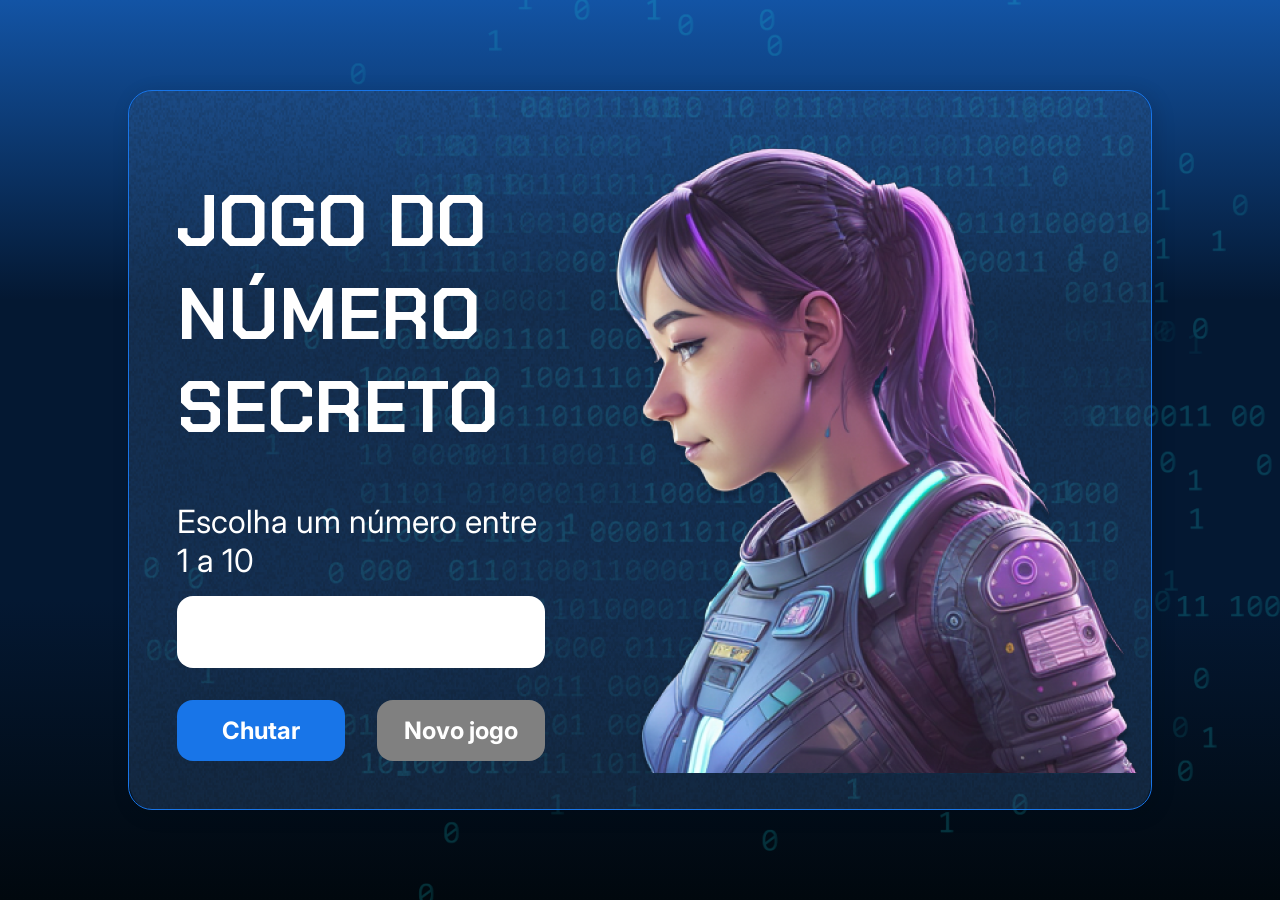
<file: projeto1-numero-secreto/index.html>
<!DOCTYPE html>
<html lang="pt-br">

<head>
    <meta charset="UTF-8">
    <meta name="viewport" content="width=device-width, initial-scale=1.0">
    <script src="https://code.responsivevoice.org/responsivevoice.js"></script>
    <link rel="preconnect" href="https://fonts.googleapis.com">
    <link rel="preconnect" href="https://fonts.gstatic.com" crossorigin>
    <link href="https://fonts.googleapis.com/css2?family=Chakra+Petch:wght@700&family=Inter:wght@400;700&display=swap"
        rel="stylesheet">
    <link rel="stylesheet" href="style.css">
    <title>JS Game</title>
</head>

<body>

    <div class="container">
        <div class="container__conteudo">
            <div class="container__informacoes">
                <div class="container__texto">
                    <h1>Adivinhe o <span class="container__texto-azul">numero secreto</span></h1>
                    <p class="texto__paragrafo">Escolha um número entre 1 a 10</p>
                </div>
                <input type="number" min="1" max="10" class="container__input">
                <div class="chute container__botoes">
                    <button onclick="verificarChute()" class="container__botao">Chutar</button>
                    <button onclick="reiniciarJogo()" id="reiniciar" class="container__botao" disabled>Novo jogo</button>
                </div>
            </div>
            <img src="./img/ia.png" alt="Uma pessoa olhando para a esquerda" class="container__imagem-pessoa" />
        </div>
    </div>




    <script src="app.js" defer></script>
</body>

</html>
</file>
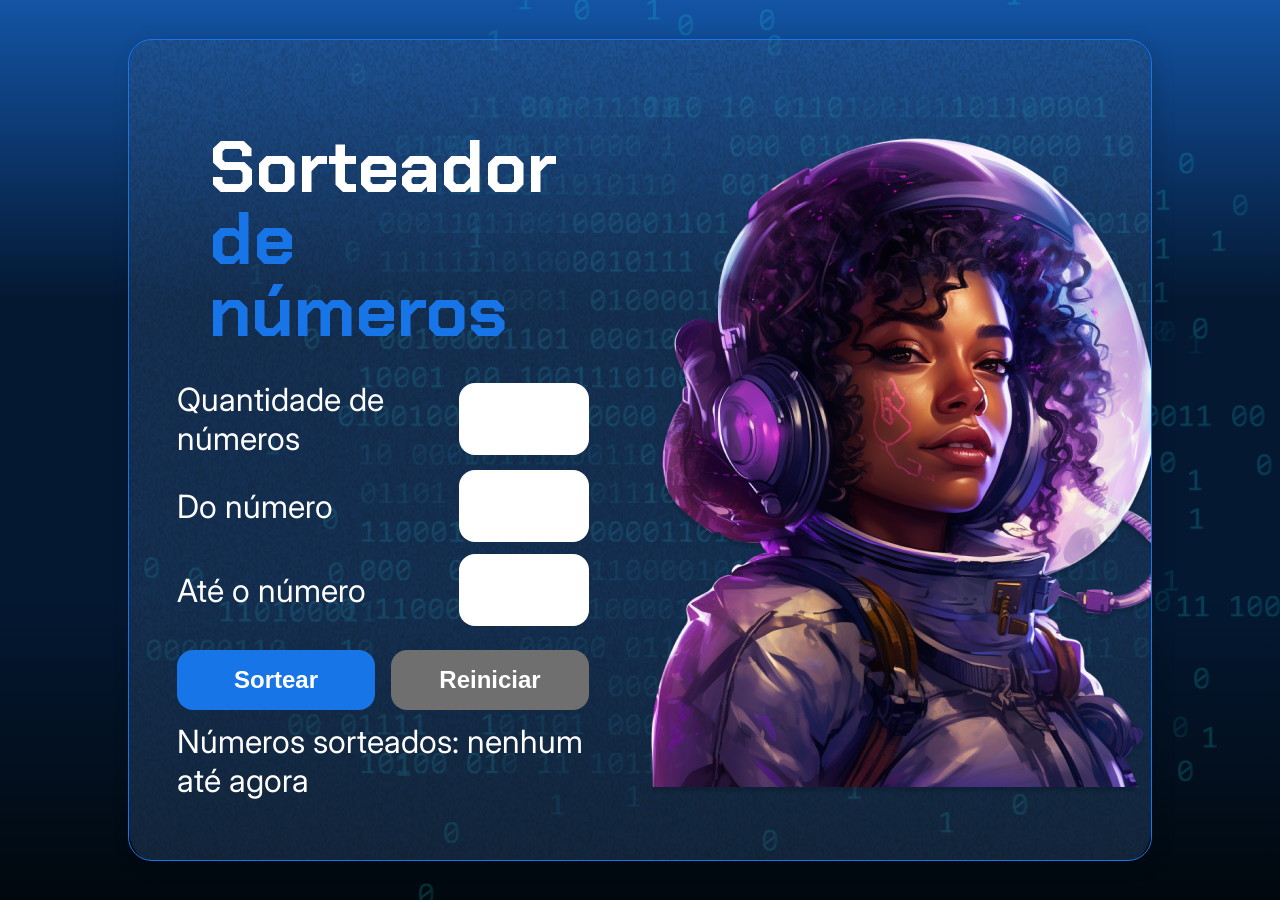
<file: projeto2-sorteador-numeros/index.html>
<!DOCTYPE html>
<html lang="pt-br">

<head>
    <meta charset="UTF-8">
    <meta name="viewport" content="width=device-width, initial-scale=1.0">
    <link rel="preconnect" href="https://fonts.googleapis.com">
    <link rel="preconnect" href="https://fonts.gstatic.com" crossorigin>
    <link href="https://fonts.googleapis.com/css2?family=Chakra+Petch:wght@700&family=Inter:wght@400;700&display=swap" rel="stylesheet">
    <link rel="stylesheet" href="style.css">
    <title>Sorteador de números</title>
</head>

<body>
    <div class="container">
        <div class="container__conteudo">
            <div class="container__informacoes">
                <div class="container__texto">
                    <h1>Sorteador<span class="container__texto-azul"> de números</span></h1>

                    <div class="container__campo">
                        <label class="texto__paragrafo">Quantidade de números</label>
                        <input class="container__input" id="quantidade" type="number" min="1">
                    </div>
                    
                    <div class="container__campo">
                        <label class="texto__paragrafo">Do número</label>
                        <input class="container__input" id="de" type="number" min="1">
                    </div>
                    
                    <div class="container__campo">
                        <label class="texto__paragrafo">Até o número</label>
                        <input class="container__input" id="ate" type="number" min="1">
                    </div>
                </div>
                
                <div class="chute container__botoes">
                    <button onclick="sortear()" id="btn-sortear" class="container__botao">Sortear</button>
                    <button onclick="reiniciar()" id="btn-reiniciar" class="container__botao-desabilitado" >Reiniciar</button>
                </div>

                <div class="container__texto" id="resultado">
                    <label class="texto__paragrafo">Números sorteados:  nenhum até agora</label>
                </div>
            </div>

            <img src="./img/ia.png" alt="Uma pessoa com capacete de astronauta" class="container__imagem-pessoa" />
        </div>
    </div>

    <script src="app.js" defer></script>
</body>

</html>
</file>
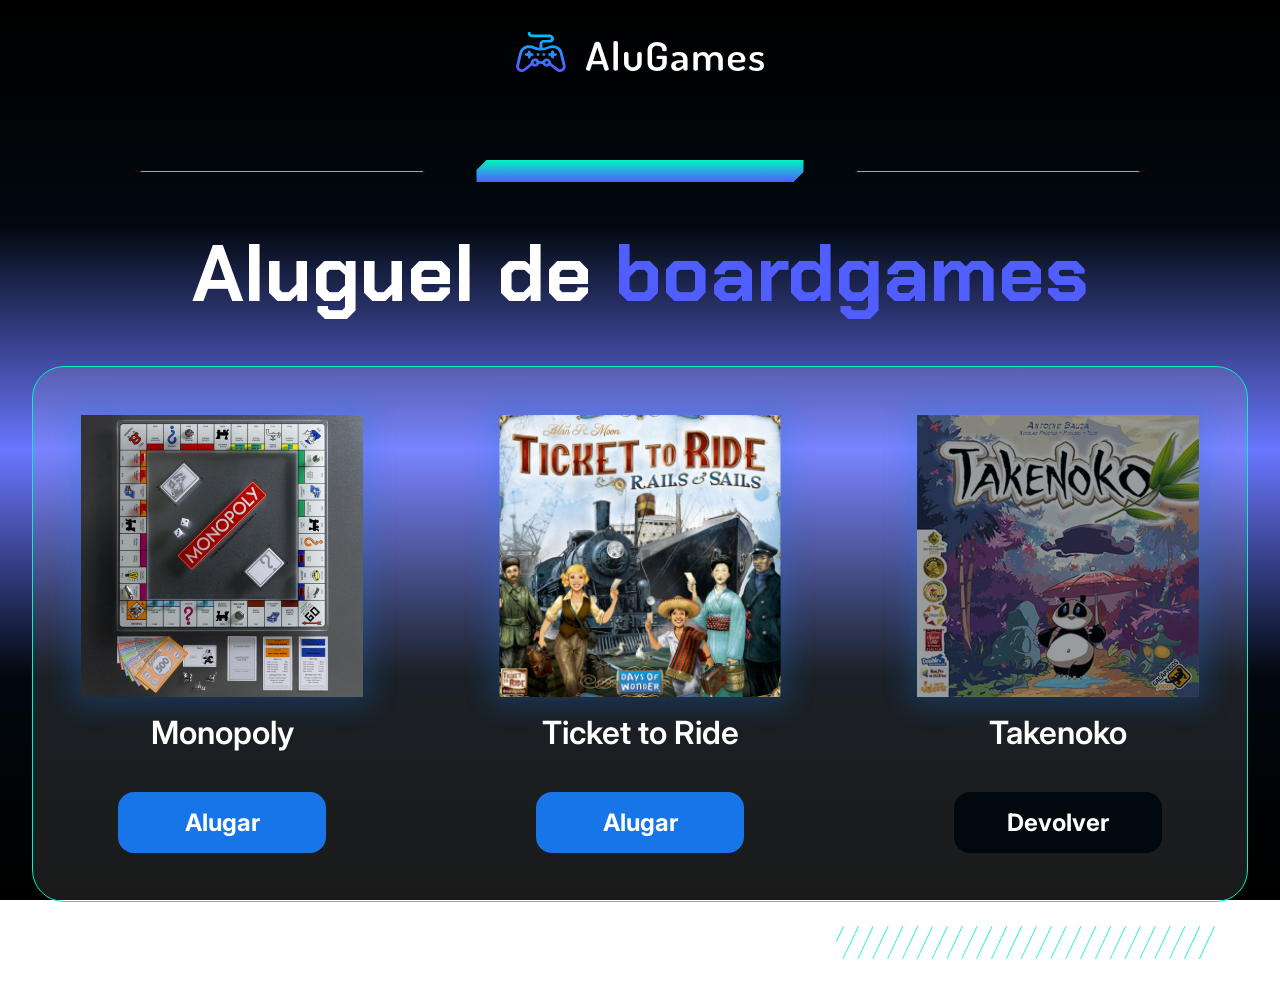
<file: projeto3-alugames/index.html>
<!DOCTYPE html>
<html lang="en">

<head>
    <meta charset="UTF-8">
    <meta name="viewport" content="width=device-width, initial-scale=1.0">
    <title>AluGames</title>
    <link rel="stylesheet" href="css/main.css">
</head>

<body class="body">
    <main class="container main">
        <img src="img/logo.svg" alt="Logo AluGames">
        <section class="divisor">
            <div class="divisor__line"></div>
            <img src="img/fade_bar.svg" alt="Visual bar" class="divisor__bar">
            <div class="divisor__line"></div>
        </section>
        <h1 class="page-title">Aluguel de <span class="page-title__emphasis">boardgames</span></h1>
        <section class="dashboard">
            <ul class="dashboard__items">
                <li class="dashboard__items__item" id="game-1">
                    <div class="dashboard__item__img">
                        <img src="img/monopoly.png" alt="Capa jogo Monopoly">
                    </div>
                    <p class="dashboard__item__name">Monopoly</p>
                    <a onclick="alterarStatus(1)" href="#" class="dashboard__item__button">Alugar</a>
                </li>
                <li class="dashboard__items__item" id="game-2">
                    <div class="dashboard__item__img">
                        <img src="img/ticket_to_ride.png" alt="Capa jogo Ticket to Ride">
                    </div>
                    <p class="dashboard__item__name">Ticket to Ride</p>
                    <a onclick="alterarStatus(2)" href="#" class="dashboard__item__button">Alugar</a>
                </li>
                <li class="dashboard__items__item" id="game-3">
                    <div class="dashboard__item__img dashboard__item__img--rented">
                        <img src="img/takenoko.png" alt="Capa jogo Takenoko">
                    </div>
                    <p class="dashboard__item__name">Takenoko</p>
                    <a onclick="alterarStatus(3)" href="#" class="dashboard__item__button dashboard__item__button--return">Devolver</a>
                </li>
            </ul>
        </section>
        <img src="img/hachuras.svg" alt="Visual hachuras" class="hachuras">
    </main>

    <script src="js/app.js"></script>
</body>

</html>
</file>
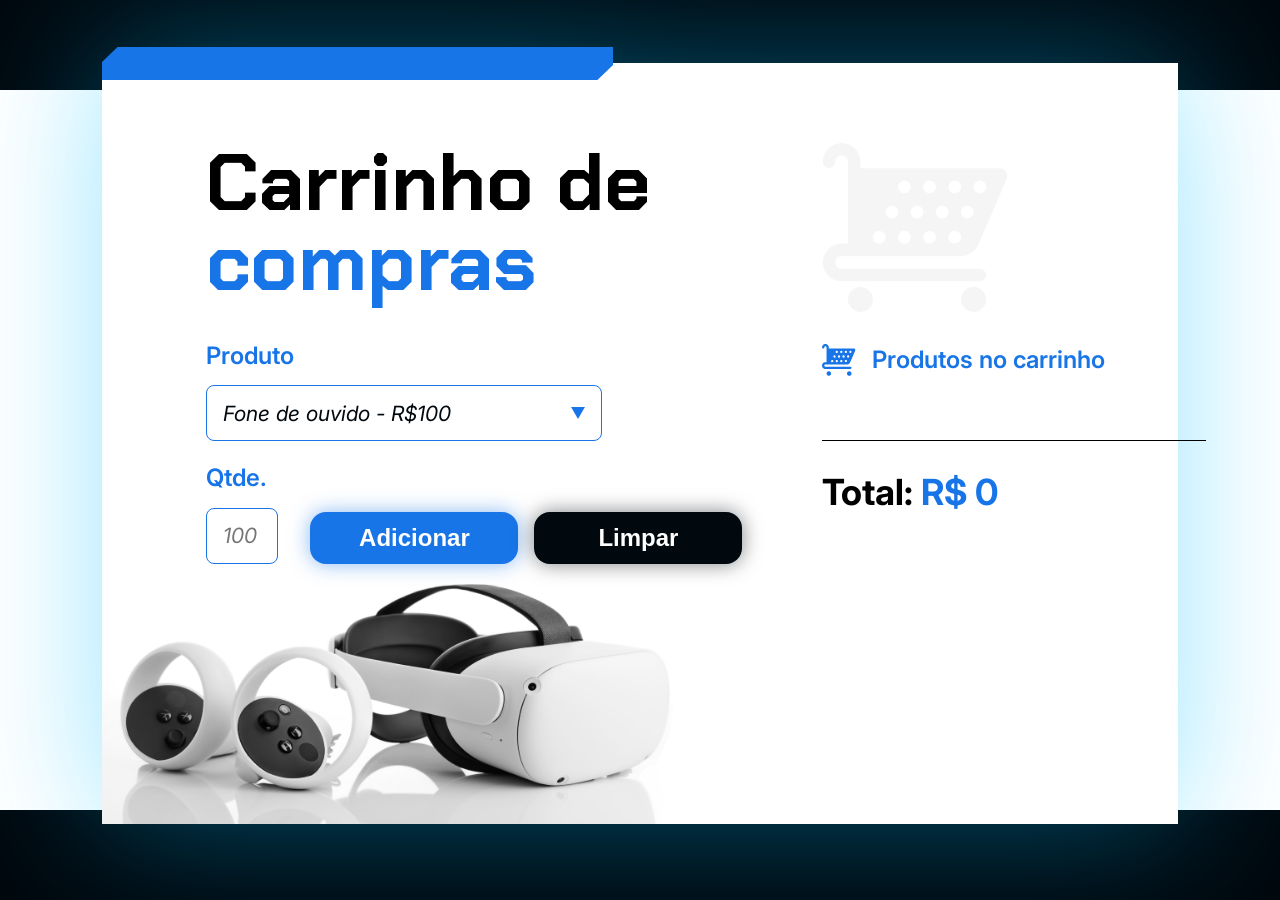
<file: projeto4-carrinho-de-compras/index.html>
<!DOCTYPE html>
<html lang="en">

<head>
  <meta charset="UTF-8">
  <meta name="viewport" content="width=device-width, initial-scale=1.0">

  <link rel="preconnect" href="https://fonts.googleapis.com">
  <link rel="preconnect" href="https://fonts.gstatic.com" crossorigin>
  <link href="https://fonts.googleapis.com/css2?family=Chakra+Petch:wght@700&family=Inter:wght@400;600;700&display=swap"
    rel="stylesheet">
  <link rel="stylesheet" href="style.css">

  <title>Carrinho de compras</title>
</head>

<body>
  <main class="conteudo-principal">
    <div class="grafismo-azul"></div>
    <section class="adicionar-produto">
      <h1 class="titulo">
        Carrinho de <span class="texto-azul">compras</span>
      </h1>

      <form class="formulario">
        <label class="campo-grupo">
          <span class="texto-medio-azul">Produto</span>
          <select class="produto-input" name="produto" id="produto">
            <option value="Fone de ouvido - R$100">Fone de ouvido - R$100</option>
            <option value="Celular - R$1400">Celular - R$1400</option>
            <option value="Oculus VR - R$5000">Oculus VR - R$5000</option>
            <option value="Microfone ATR - R$2000">Microfone ATR - R$2000</option>
          </select>
          </div>
        </label>

        <section class="parte-inferior">
          <label class="campo-grupo">
            <span class="texto-medio-azul">Qtde.</span>
            <input class="quantidade-input" id="quantidade" type="number" placeholder="100">
          </label>

          <section class="botoes-wrapper">
            <button onclick="adicionar()" type="button" class="botao-form botao-adicionar">Adicionar</button>
            <button onclick="limpar()" type="button" class="botao-form botao-limpar">Limpar</button>
          </section>
        </section>
      </form>
    </section>
    <section class="carrinho">
      <img src="./assets/carrinho-cinza.svg" alt="Imagem de um carrinho de compras cinza">

      <div class="titulo-wrapper">
        <img src="./assets/icone-carrinho.svg" alt="ícone de carrinho">

        <h2 class="carrinho__titulo">Produtos no carrinho</h2>
      </div>

      <section class="carrinho__produtos" id="lista-produtos">
        <section class="carrinho__produtos__produto">
          <span class="texto-azul">1x</span> Celular <span class="texto-azul">R$1400</span>
        </section>
      </section>

      <div class="divisoria"></div>

      <p class="carrinho__total">
        Total: <span class="texto-azul" id="valor-total">R$1400</span>
      </p>
    </section>
  </main>

  <script src="js/app.js"></script>
</body>

</html>
</file>
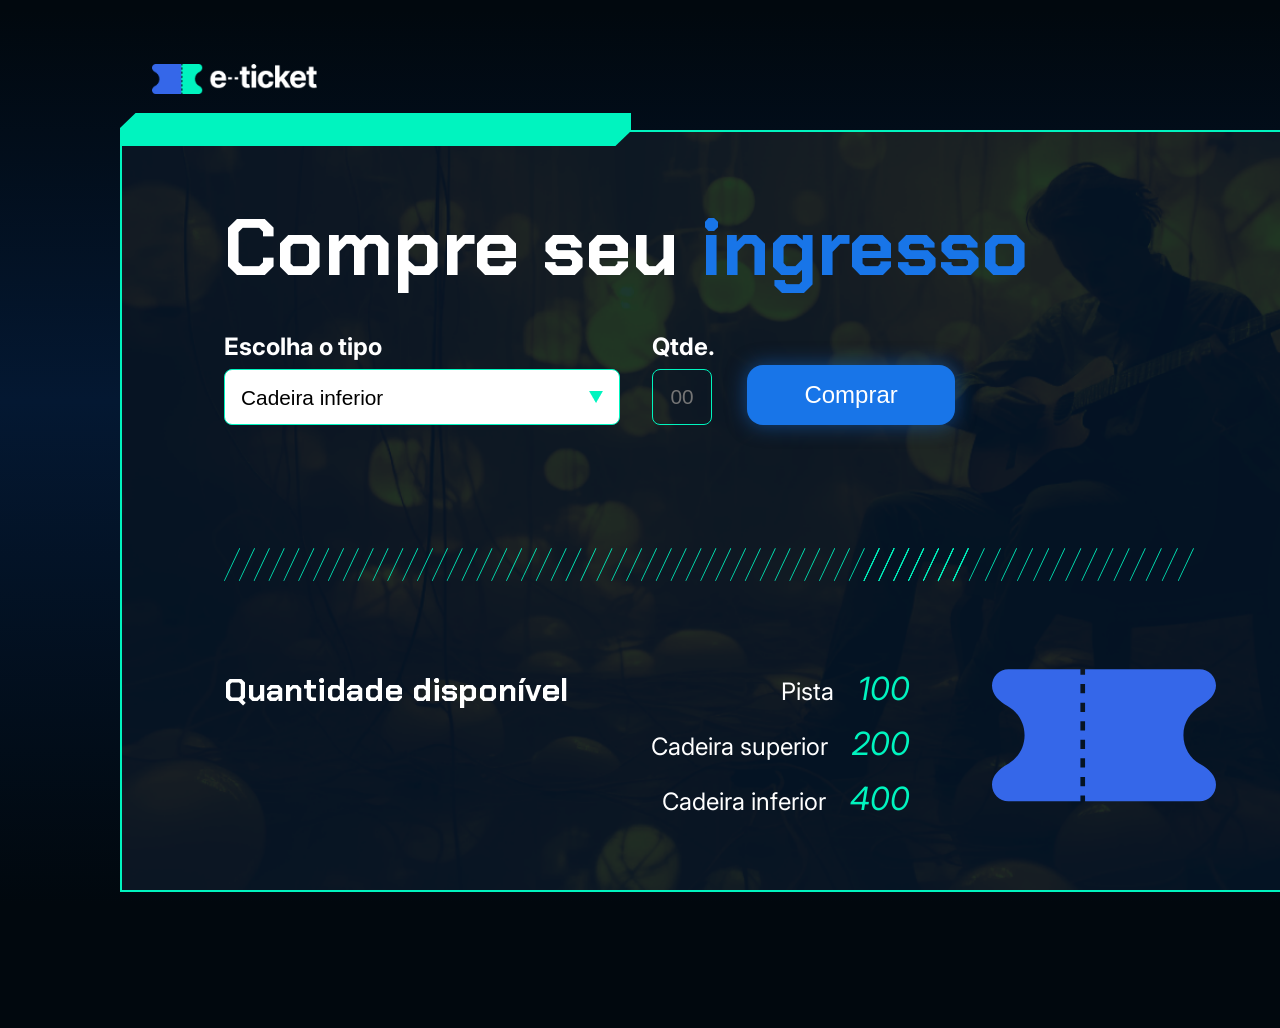
<file: projeto5-ingresso-e-ticket/index.html>
<!DOCTYPE html>
<html lang="pt-BR">

<head>
    <meta charset="UTF-8">
    <meta name="viewport" content="width=device-width, initial-scale=1.0">
    <link rel="preconnect" href="https://fonts.googleapis.com">
    <link rel="preconnect" href="https://fonts.gstatic.com" crossorigin>
    <link href="https://fonts.googleapis.com/css2?family=Chakra+Petch:wght@700&family=Inter:wght@400;700&display=swap" rel="stylesheet">
    <link rel="stylesheet" href="./styles/_reset.css">
    <link rel="stylesheet" href="./styles/style.css">
    <title>e-Ticket</title>
</head>

<body>
    <header>
        <img class="logo" src="./assets/PNG/Logo e-tricket.png" alt="Logo">
    </header>
    <main class="container">

        <div class="grafismo"></div>
        <h1>Compre seu <span>ingresso</span></h1>
        <form action="">
            <label class="input-group">
                Escolha o tipo
                <select name="tipo-ingresso" id="tipo-ingresso">
                    <option value="inferior">Cadeira inferior</option>
                    <option value="superior">Cadeira superior</option>
                    <option value="pista">Pista</option>
                </select>
            </label>
            <label class="input-group">Qtde.
                <input type="number" id="qtd" placeholder="00" min="1" max="10">
            </label>
            <button onclick="comprar()" type="button">Comprar</button>
        </form>
        <img class="hachuras" src="./assets/SVG/Hachuras.svg" alt="">
        <section>
            <h2>Quantidade disponível</h2>

            <ul class="lista">
                <li>Pista<span id="qtd-pista">100</span></li>
                <li>Cadeira superior<span id="qtd-superior">200</span></li>
                <li>Cadeira inferior<span id="qtd-inferior">400</span></li> 
                
            </ul>
            <img src="./assets/Ingresso.svg" alt="">
        </section>
    </main>

    <script src="js/app.js"></script>
</body>

</html>
</file>
<file: projeto1-numero-secreto/style.css>
* {
    box-sizing: border-box;
    margin: 0;
    padding: 0;
    color: white;
}

body {
    background: linear-gradient(#1354A5 0%, #041832 33.33%, #041832 66.67%, #01080E 100%);
    height: 100vh;
    display: flex;
    align-items: center;
    justify-content: center;
}


body::before {
    background-image: url("img/code.png");
    background-repeat: no-repeat;
    background-position: right;
    content: "";
    display: block;
    position: absolute;
    width: 100%;
    height: 100%;
    opacity: 0.4;
}

.container {
    width: 80%;
    height: 80%;
    display: flex;
    align-items: center;
    justify-content: space-between;
    border-radius: 24px;
    border: 1px solid #1875E8;
    box-shadow: 4px 4px 20px 0px rgba(1, 8, 14, 0.15);
    background-image: url("img/Ruido.png");
    background-size: 100% 100%;
    position: relative;
}


.container__conteudo {
    display: flex;
    align-items: center;
    position: absolute;
    bottom: 0;
}

.container__informacoes {
    flex: 1;
    padding: 3rem;
}

.container__botao {
    border-radius: 16px;
    background: #1875E8;
    padding: 16px 24px;
    width: 100%;
    font-size: 24px;
    font-weight: 700;
    border: none;
    margin-top: 2rem;
}

.container__texto {
    margin: 16px 0 16px 0;
}

.container__texto-azul {
    color: #1875E8;
}

.container__input {
    width: 100%;
    height: 72px;
    border-radius: 16px;
    background-color: #FFF;
    border: none;
    color: #1875E8;
    padding: 2rem;
    font-size: 24px;
    font-weight: 700;
    font-family: 'Inter', sans-serif;
}

.container__botoes {
    display: flex;
    gap: 2em;
}

h1 {
    font-family: 'Chakra Petch', sans-serif;
    font-size: 72px;
    padding-bottom: 3rem;
}

p,
button {
    font-family: 'Inter', sans-serif;
}

.texto__paragrafo {
    font-size: 32px;
    font-weight: 400;
}

button:disabled {
    background-color: gray;
}

@media screen and (max-width: 1250px) {

    h1 {
        font-size: 50px;
    }

    .container__botao {
        font-size: 16px;
    }


    .texto__paragrafo {
        font-size: 24px;
    }

    .container__imagem-pessoa {
        display: none;
    }

    .container__conteudo {
        display: block;
        position: inherit;
    }

    .container__informacoes {
        padding: 1rem
    }
}
</file>
<file: projeto2-sorteador-numeros/style.css>
* {
    box-sizing: border-box;
    margin: 0;
    padding: 0;
    color: white;
}

body {
    background: linear-gradient(#1354A5 0%, #041832 33.33%, #041832 66.67%, #01080E 100%);
    height: 100vh;
    display: flex;
    align-items: center;
    justify-content: center;
}

body::before {
    background-image: url("img/code.png");
    background-repeat: no-repeat;
    background-position: right;
    content: "";
    display: block;
    position: absolute;
    width: 100%;
    height: 100%;
    opacity: 0.4;
}

.container {
    width: 80%;
    min-height: 50vh;
    display: flex;
    align-items: center;
    justify-content: space-between;
    border-radius: 24px;
    border: 1px solid #1875E8;
    box-shadow: 4px 4px 20px 0px rgba(1, 8, 14, 0.15);
    background-image: url("img/Ruido.png");
    background-size: 100% 100%;
    position: relative;
    overflow: hidden;
}

.container__conteudo {
    display: flex;
    align-items: center;
    position: relative;
    width: 100%;
}

.container__informacoes {
    flex: 1;
    padding: 3rem;
}

.container__texto {
    margin: 12px 0;
    display: flex;
    flex-direction: column;
}

.container__texto-azul {
    color: #1875E8;
    display: block;

}

.container__campo {
    display: flex;
    align-items: center;
    justify-content: space-between;
    margin-bottom: 12px;
}

.container__input {
    width: 130px;
    height: 72px;
    border-radius: 16px;
    background-color: #FFF;
    border: none;
    color: #1875E8;
    padding: 2rem;
    font-size: 24px;
    font-weight: 700;
    font-family: 'Inter', sans-serif;
}

.container__botoes {
    display: flex;
    flex-direction: row;
    gap: 1em;
}

.container__botao {
    border-radius: 16px;
    background: #1875E8;
    padding: 16px 24px;
    font-size: 24px;
    width: 100%;
    font-weight: 700;
    border: none;
    cursor: pointer;
}

.container__botao-desabilitado {
    border-radius: 16px;
    background: #6f6f70;
    padding: 16px 24px;
    font-size: 24px;
    width: 100%;
    font-weight: 700;
    border: none;
    cursor: not-allowed;
}

h1 {
    font-family: 'Chakra Petch', sans-serif;
    font-size: 72px;
    font-style: normal;
    font-weight: 700;
    line-height: 100%;
    padding: 2rem;
}

.texto__paragrafo {
    color: #FFF;
    font-family: 'Inter';
    font-size: 32px;
    font-style: normal;
    font-weight: 400;
    line-height: normal;
}

.container__imagem-pessoa {
    max-width: 100%;
    height: auto;
    margin-top: 2rem;
}

button:disabled {
    background-color: gray;
}

@media screen and (max-width: 1250px) {
    .container__imagem-pessoa {
        display: none;
    }

    h1 {
        font-size: 50px;
    }
}
</file>
<file: projeto3-alugames/css/main.css>
@import url(_reset.css);
@import url('https://fonts.googleapis.com/css2?family=Chakra+Petch:wght@700&family=Inter:wght@600;700&display=swap');

.body {
    color: #FFFFFF;

    min-height: 100vh;

    background: rgb(0, 0, 0);
    background: linear-gradient(to bottom, rgba(0, 0, 0, 1) 0%, rgba(1, 8, 14, 1) 25%, rgba(80, 94, 255, 0.85) 50%, rgba(1, 8, 14, 1) 75%, rgba(0, 0, 0, 1) 100%);
    background-repeat: no-repeat;
    background-attachment: fixed;

    display: flex;
    flex-direction: column;
    justify-content: center;

    padding: 2rem;
}

@media screen and (min-width: 1440px) {
    .body {
        padding: 2rem calc((100vw - 1086px)/2);
    }
}

.main {
    display: flex;
    flex-direction: column;
    align-items: center;
}

.divisor {
    display: flex;
    gap: 53px;
    align-items: center;

    margin: 88px 0px 40px;
}

.divisor__line {
    height: 1px;
    width: 282px;
    background-color: #00F4BF;
}

.page-title {
    font-family: 'Chakra Petch', sans-serif;
    font-weight: 700;
    font-size: 5rem;

    margin-bottom: 2.5rem;
}

.page-title__emphasis {
    color: #505EFF;
}

.dashboard {
    background-color: rgba(255, 255, 255, 0.1);

    border-radius: 2rem;
    border-width: 1px;
    border-style: solid;
    border-color: #00F4BF;

    padding: 3rem;
    width: 100%;
}

.dashboard__items {
    display: flex;
    justify-content: space-between;
}

.dashboard__items__item {
    display: flex;
    flex-direction: column;
    align-items: center;
    justify-content: flex-start;

    font-family: 'Inter', sans-serif;
}

.dashboard__item__img {
    box-shadow: 0px 0px 24px 8px rgba(24, 118, 232, 0.25);

    margin-bottom: 1rem;
}

.dashboard__item__img--rented {
    position: relative;
}

.dashboard__item__img--rented::after {
    content: "";
    display: block;
    width: 100%;
    height: 100%;

    position: absolute;
    top: 0;
    
    background-color: rgba(1, 8, 14, 0.4);
}

.dashboard__item__name {
    font-weight: 600;
    font-size: 2rem;

    margin-bottom: 2.5rem;
}

.dashboard__item__button {
    display: flex;
    justify-content: center;

    font-weight: 700;
    font-size: 1.5rem;

    padding: 1rem 1.5rem;
    min-width: 13rem;

    border-radius: 1rem;

    background-color: #1875E8;
}

.dashboard__item__button--return {
    background-color: #01080E;
}

.hachuras {
    margin-top: 1.5rem;
    margin-right: 33px;
    align-self: flex-end;
}
</file>
<file: projeto4-carrinho-de-compras/style.css>
* {
  margin: 0;
  padding: 0;
  box-sizing: border-box;
}

body {
  min-height: 100vh;
  height: auto;
  background: linear-gradient(to bottom,
      #01080E 10%,
      #FFF 10%,
      #FFF 90%,
      #01080E 90%);
  padding: 7vh 8vw 5vh;
  font-family: 'Inter', sans-serif;
  font-size: 16px;
}

button {
  background: inherit;
  color: inherit;
  border: 0;
}

select {
  appearance: none;
}

input[type="number"]::-webkit-outer-spin-button,
input[type="number"]::-webkit-inner-spin-button {
    -webkit-appearance: none;
    margin: 0;
}

input[type="number"] {
    appearance: textfield;
}

.texto-medio-azul {
  color: var(--Light-Blue, #1875E8);
  font-size: 1.5rem;
  font-style: normal;
  font-weight: 600;
  line-height: 110%; /* 1.65rem */
}

.conteudo-principal {
  filter: drop-shadow(0px 0px 70px rgba(2, 189, 255, 0.40));
  min-height: 100%;
  padding: 5rem 6.5rem;
  
  display: grid;
  grid-template-columns: 1.375fr 1fr;
  column-gap: 5rem;

  background: white url('./assets/oculos.png') no-repeat bottom left;
  background-size: auto 40%;

  position: relative;
  background-position: left bottom -40px;
}

.grafismo-azul {
  position: absolute;
  width: 31.9375rem;
  height: 2.0625rem;
  background-image: url('./assets/grafismo-azul.svg');
  top: -1rem;
}

.titulo {
  font-family: 'Chakra Petch', sans-serif;
  font-size: 5rem;
  font-style: normal;
  font-weight: 700;
  line-height: 100%;
  margin-bottom: 2.5rem;
}

.texto-azul {
  color: #1875E8;
}

.formulario {
  display: flex;
  flex-direction: column;
  align-items: flex-start;
  gap: 1.5rem;
}

.formulario .campo-grupo {
  display: flex;
  flex-direction: column;
  align-items: flex-start;
  gap: 1rem;
}

.produto-input {
  width: 24.75rem;
  height: 3.5rem;
  padding: 1rem;
  border-radius: 0.5rem;
  border: 1px solid var(--Light-Blue, #1875E8);

  color: var(--Void, #01080E);
  font-family: Inter;
  font-size: 1.3125rem;
  font-style: italic;
  font-weight: 400;
  line-height: 110%;
  
  background: url('./assets/arrow-down.svg') no-repeat right 1rem top 50%;
}

.dropdown {
  width: 3.375rem;
  height: 3.5rem;
  padding: 1rem;
  justify-content: center;
  align-items: center;
  gap: 0.625rem;
  border-radius: 0rem 0.5rem 0.5rem 0rem;
  border: 1px solid var(--Light-Blue, #1875E8);
  cursor: pointer;
}

.formulario > .parte-inferior {
  display: flex;
  align-items: flex-end;
  gap: 2rem;
}

.quantidade-input {
  display: flex;
  height: 3.5rem;
  padding: 1rem;
  width: 4.5rem;
  border-radius: 0.5rem;
  border: 1px solid var(--Light-Blue, #1875E8);

  color: var(--Void, #01080E);
  font-family: Inter;
  font-size: 1.3125rem;
  font-style: italic;
  font-weight: 400;
  line-height: 110%;
}

.botoes-wrapper {
  display: flex;
  align-items: flex-end;
  gap: 1rem;
}

.botao-form {
  display: flex;
  flex-direction: column;
  justify-content: center;
  align-items: center;
  width: 13rem;
  height: 3.25rem;
  padding: 1rem 1.5rem;
  gap: 0.625rem;
  border-radius: 1rem;
  cursor: pointer;
}

.botao-adicionar {
  background: var(--Light-Blue, #1875E8);
  box-shadow: 0px 0px 20px 0px rgba(24, 117, 232, 0.50);

  color: var(--Branco, #FFF);
  font-size: 1.5rem;
  font-weight: 700;
  line-height: normal;
}

.botao-limpar {
  border-radius: 1rem;
  background: var(--Void, #01080E);
  box-shadow: 0px 0px 20px 0px rgba(1, 8, 14, 0.50);

  color: var(--Branco, #FFF);
  font-size: 1.5rem;
  font-weight: 700;
  line-height: normal;
}

.carrinho {
  display: flex;
  width: 24rem;
  flex-direction: column;
  align-items: flex-start;
  gap: 2rem;
}

.titulo-wrapper {
  display: flex;
  align-items: center;
  gap: 1rem;
}

.carrinho__titulo {
  color: var(--Light-Blue, #1875E8);
  font-family: Inter;
  font-size: 1.5rem;
  font-style: normal;
  font-weight: 600;
  line-height: 110%; /* 1.65rem */
}

.carrinho__produtos {
  display: flex;
  flex-direction: column;
  align-items: flex-start;
  gap: 1rem;
}

.carrinho__produtos__produto {
  font-size: 1.3125rem;
  font-style: italic;
  font-weight: 400;
  line-height: 110%; /* 1.44375rem */
}

.divisoria {
  width: 24rem;
  height: 0.0625rem;
  background: #000;
}

.carrinho__total {
  font-size: 2.25rem;
  font-weight: 700;
  line-height: 110%; /* 2.475rem */
}

.adicionar-produto {
  padding-bottom: 180px;
}
</file>
<file: projeto5-ingresso-e-ticket/styles/style.css>
body {
    width: 1440px;
    height: 100vh;
    background: linear-gradient(180deg, rgba(1, 8, 14, 1) 1%, rgba(4, 24, 50, 1) 39%, rgba(1, 8, 14, 1) 88%);
    margin: 5% auto;
    color: #fff;
}

header {
    width: 1200px;
    margin: 2rem auto;
}

header .logo {
    width: 196.8px;
    padding-left: 2rem;
}

main.container {
    width: 1200px;
    height: auto;
    border: 2px solid #00F4BF;
    margin: 0 auto;
    padding: 4.5rem 6.38rem;
    background-image: url('../assets/PNG/Imagem\ com\ borda.png');
    background-size: cover;
    position: relative;
}

main.container .grafismo {
    background: url('../assets/SVG/Grafismo\ verde.svg');
    width: 31.9375rem;
    height: 2.0625rem;
    position: absolute;
    top: -19px;
    left: -2px;
}

main.container h1 {
    font-family: 'Chakra Petch', sans-serif;
    font-size: 5rem;
    line-height: 110%;
}

main.container h1 span {
    color: #1875E8;
}

form {
    display: flex;
    align-items: flex-end;
    gap: 2rem;
    margin: 2.5rem 0;
}

form .input-group {
    display: flex;
    flex-direction: column;
    align-items: flex-start;
    gap: .5rem;

    font-family: 'Inter', sans-serif;
    font-weight: 700;
    font-size: 1.5rem;
}

form .input-group select,
form .input-group input {
    background: none;
    color: white;
    border: 1px solid #00F4BF;
    border-radius: .5rem;
    height: 3.5rem;
    padding: .5rem 1rem;
    font-size: 1.3rem;
}

form .input-group select {
    width: 24.75rem;
    appearance: none;
    background: url('../assets/PNG/Arrow\ down.png') no-repeat right 1rem top 50%;
    color: black;
    background-color: white;
}

form .input-group input {
    width: 60px;
}

form .input-group input::placeholder {
    text-align: center;
}

form button {
    color: white;
    font-size: 1.5rem;
    border: none;
    background-color: #1875E8;
    padding: 1rem 1.5rem;
    border-radius: 1rem;
    width: 13rem;
    box-shadow: 0px 0px 20px 0px rgba(24, 117, 232, 0.50);
    cursor: pointer;
}

.hachuras {
    margin: 5.19rem 0;
}

.container section {
    display: flex;
    justify-content: space-between;
    align-items: flex-start;
    align-self: stretch;
}

.container section h2 {
    font-size: 2rem;
}

.container section ul {
    display: flex;
    flex-direction: column;
    align-items: flex-end;
    gap: 1rem;

    font-size: 1.5rem;
    font-family: 'Inter', sans-serif;
    font-weight: 400;
}

.container section ul li span {
    color: #00F4BF;
    font-style: italic;
    font-size: 2rem;
    padding-left: 1.5rem;
}
</file>
